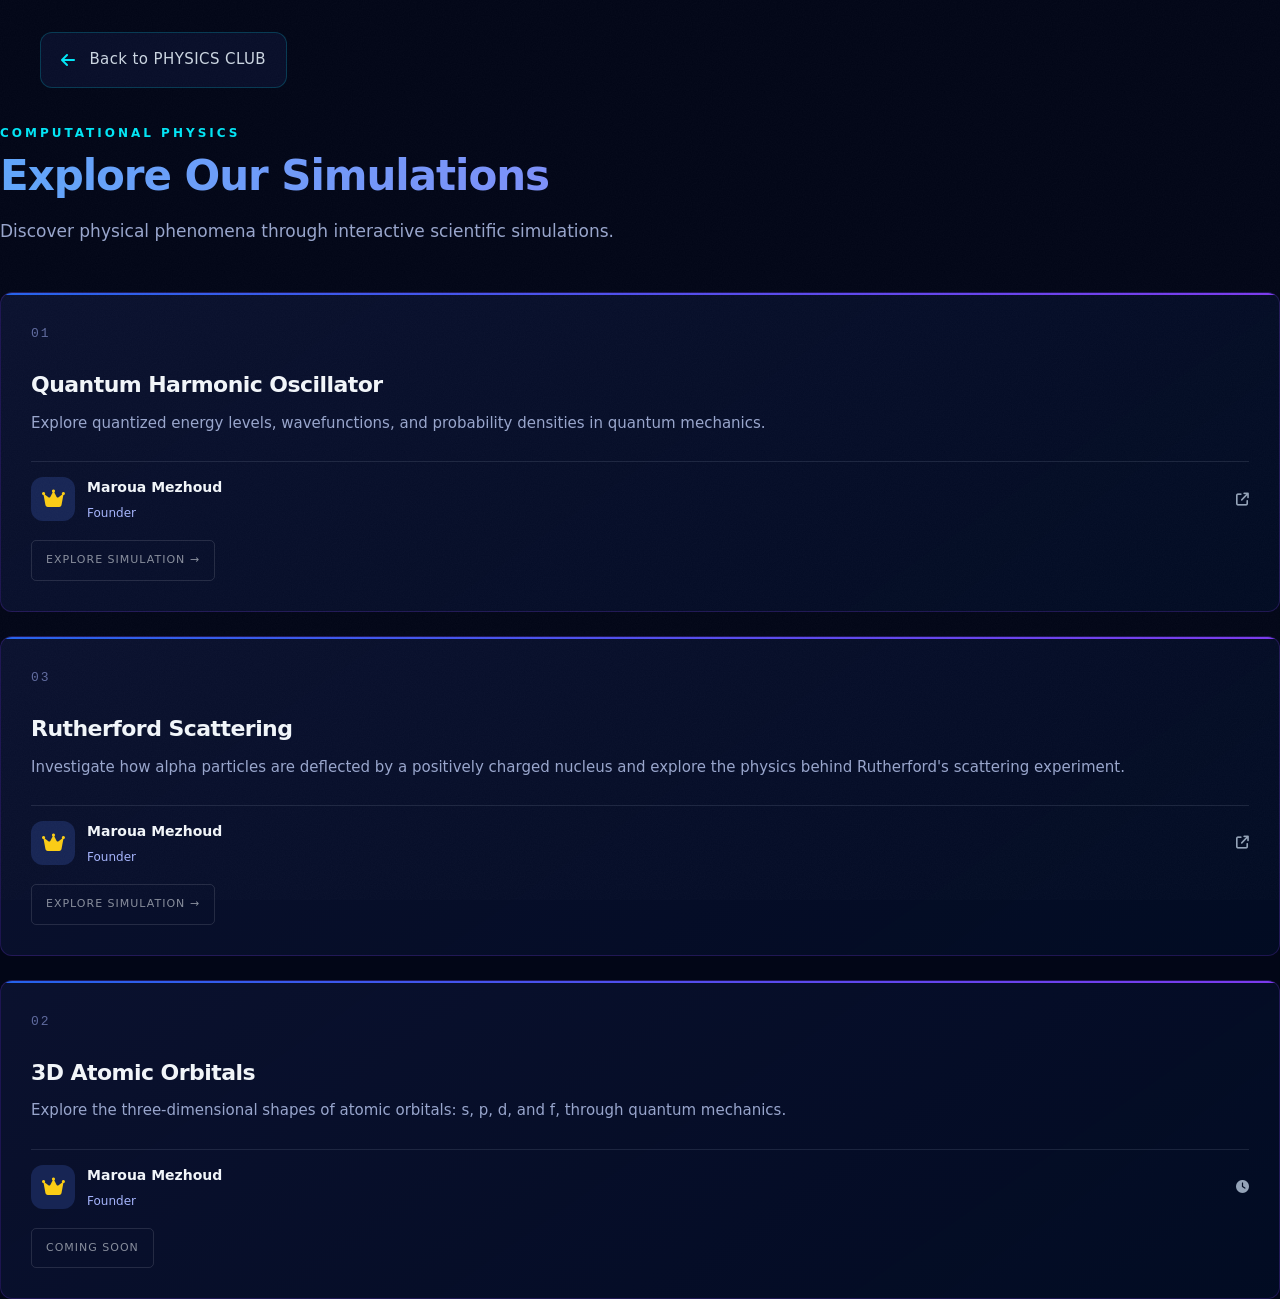
<file: simulations/index.html>
<!DOCTYPE html>
<html lang="en">
<head>
    <meta charset="UTF-8">
    <meta name="viewport" content="width=device-width, initial-scale=1.0">

    <title>Simulations | PHYSICS CLUB</title>

    <link rel="stylesheet" href="../style.css">
    <link rel="stylesheet" href="simulations.css">

    <link rel="stylesheet"
          href="https://cdnjs.cloudflare.com/ajax/libs/font-awesome/6.7.2/css/all.min.css">
</head>

<body>


    <a href="../index.html#simulations" class="back-link">
        <i class="fa-solid fa-arrow-left"></i>
        <span>Back to PHYSICS CLUB</span>
    </a>

 
    <main>
        <section class="content-section">

            <div class="section-heading">
                <p class="section-label">COMPUTATIONAL PHYSICS</p>

                <h2>Explore Our Simulations</h2>

                <p>
                    Discover physical phenomena through interactive
                    scientific simulations.
                </p>
            </div>

            <div class="simulation-grid">

                            <a href="harmonic-oscillator/index.html" class="simulation-card">

                    <span class="simulation-number">01</span>

                    <h3>Quantum Harmonic Oscillator</h3>

                    <p>
                        Explore quantized energy levels, wavefunctions,
                        and probability densities in quantum mechanics.
                    </p>

                    <div class="simulation-creator">
                        <span class="creator-badge founder-badge" aria-hidden="true">
                        <i class="fa-solid fa-crown"></i>
                        </span>

                        <span class="creator-info">
                            <span class="creator-name">
                                Maroua Mezhoud
                            </span>

                            <span class="creator-role">Founder</span>
                        </span>

                        <i class="fa-solid fa-arrow-up-right-from-square creator-link-icon"
                           aria-hidden="true"></i>
                    </div>

                    <span class="simulation-status">
                        EXPLORE SIMULATION →
                    </span>

                </a>



<a href="rutherford-scattering/index.html" class="simulation-card">

    <span class="simulation-number">03</span>

    <h3>Rutherford Scattering</h3>

    <p>
        Investigate how alpha particles are deflected by a
        positively charged nucleus and explore the physics
        behind Rutherford's scattering experiment.
    </p>

    <div class="simulation-creator">

        <span class="creator-badge founder-badge" aria-hidden="true">
            <i class="fa-solid fa-crown"></i>
        </span>

        <span class="creator-info">

            <span class="creator-name">
                Maroua Mezhoud
            </span>

            <span class="creator-role">
                Founder
            </span>

        </span>

        <i class="fa-solid fa-arrow-up-right-from-square creator-link-icon"
           aria-hidden="true"></i>

    </div>

    <span class="simulation-status">
        EXPLORE SIMULATION →
    </span>

</a>


<div class="simulation-card coming-soon-card">

    <span class="simulation-number">02</span>

    <h3>3D Atomic Orbitals</h3>

    <p>
        Explore the three-dimensional shapes of atomic
        orbitals: s, p, d, and f, through quantum mechanics.
    </p>

    <div class="simulation-creator">

        <span class="creator-badge founder-badge" aria-hidden="true">
            <i class="fa-solid fa-crown"></i>
        </span>

        <span class="creator-info">

            <span class="creator-name">
                Maroua Mezhoud
            </span>

            <span class="creator-role">
                Founder
            </span>

        </span>

        <i class="fa-solid fa-clock creator-link-icon"
           aria-hidden="true"></i>

    </div>

    <span class="simulation-status coming-soon-status">
        COMING SOON
    </span>

</div>



            </div>

        </section>
    </main>

</body>
</html>
</file>
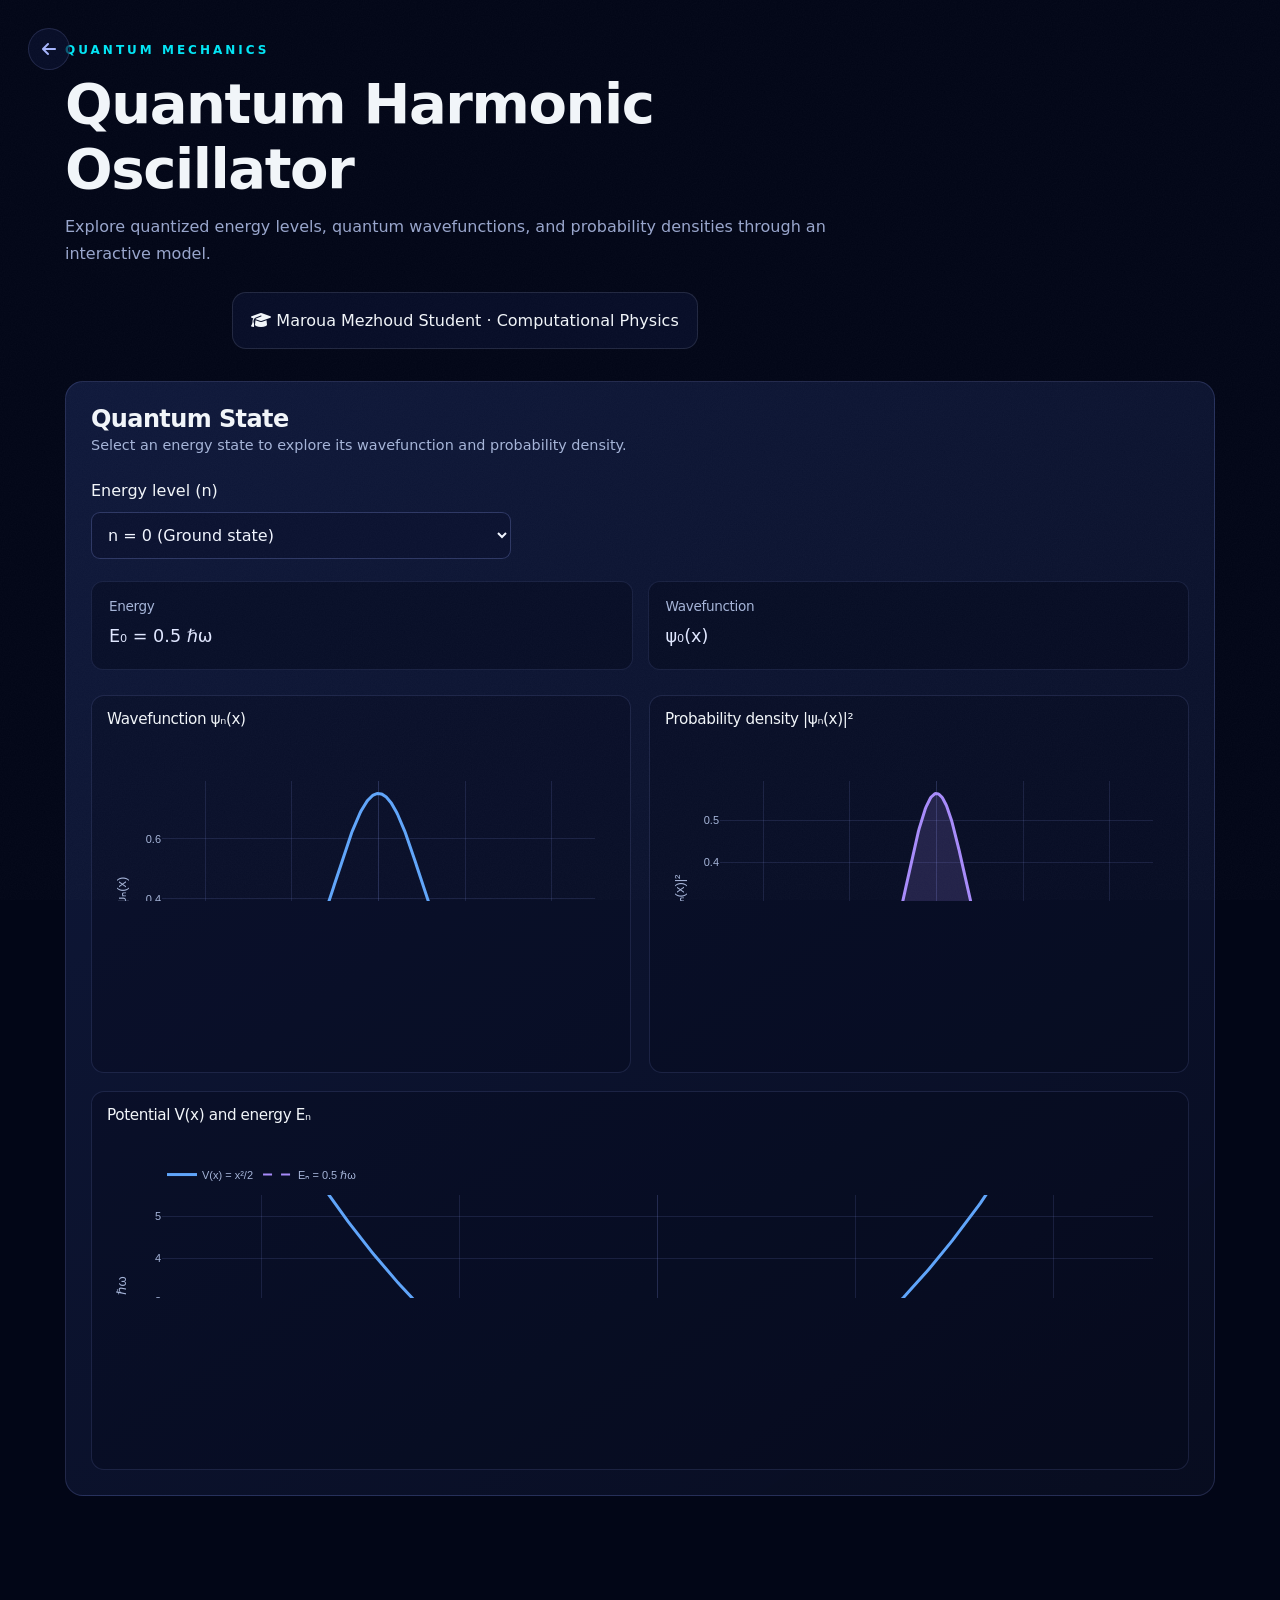
<file: simulations/harmonic-oscillator/index.html>
<!DOCTYPE html>
<html lang="en">
<head>
    <meta charset="UTF-8">
    <meta name="viewport" content="width=device-width, initial-scale=1.0">

    <title>Quantum Harmonic Oscillator | PHYSICS CLUB</title>

    
    <link rel="stylesheet" href="../../style.css">
    <link rel="stylesheet" href="style.css">

</head>


<link rel="stylesheet"
      href="https://cdnjs.cloudflare.com/ajax/libs/font-awesome/6.7.2/css/all.min.css">

<body>

    <main class="quantum-page">

        <a href="../index.html" class="back-home"
        aria-label="Back to Simulations"
        title="Back to Simulations">
        <i class="fa-solid fa-arrow-left"></i>
        </a>

        <header class="quantum-header">
            <p class="section-label">QUANTUM MECHANICS</p>

            <h1>Quantum Harmonic Oscillator</h1>

            <p>
                Explore quantized energy levels, quantum wavefunctions,
                and probability densities through an interactive model.
            </p>

            <div class="simulation-creator quantum-creator">
                <span class="creator-badge student-badge" aria-hidden="true">
                    <i class="fa-solid fa-graduation-cap"></i>
                </span>

                <span class="creator-info">
                    <span class="creator-name">Maroua Mezhoud</span>
                    <span class="creator-role">Student · Computational Physics</span>
                </span>
            </div>


        </header>

        <section class="quantum-panel">

            <h2>Quantum State</h2>

            <p>
                Select an energy state to explore its wavefunction
                and probability density.
            </p>

            <label for="energy-level">
                Energy level (n)
            </label>

            <select id="energy-level">
                <option value="0">n = 0 (Ground state)</option>
                <option value="1">n = 1</option>
                <option value="2">n = 2</option>
                <option value="3">n = 3</option>
                <option value="4">n = 4</option>
                <option value="5">n = 5</option>
            </select>

            <div class="quantum-results">

                <div class="result-card">
                    <h3>Energy</h3>
                    <p id="energy-value">E₀ = ½ℏω</p>
                </div>

                <div class="result-card">
                    <h3>Wavefunction</h3>
                    <p id="wavefunction-value">n = 0</p>
                </div>

            </div>

            <div class="graph-placeholder" id="quantum-graph">
                The quantum visualization will appear here.
            </div>

        </section>

    </main>

    <script src="https://cdn.plot.ly/plotly-2.35.2.min.js"></script>
    <script src="script.js"></script>
    <script src="script.js"></script>

</body>
</html>
</file>
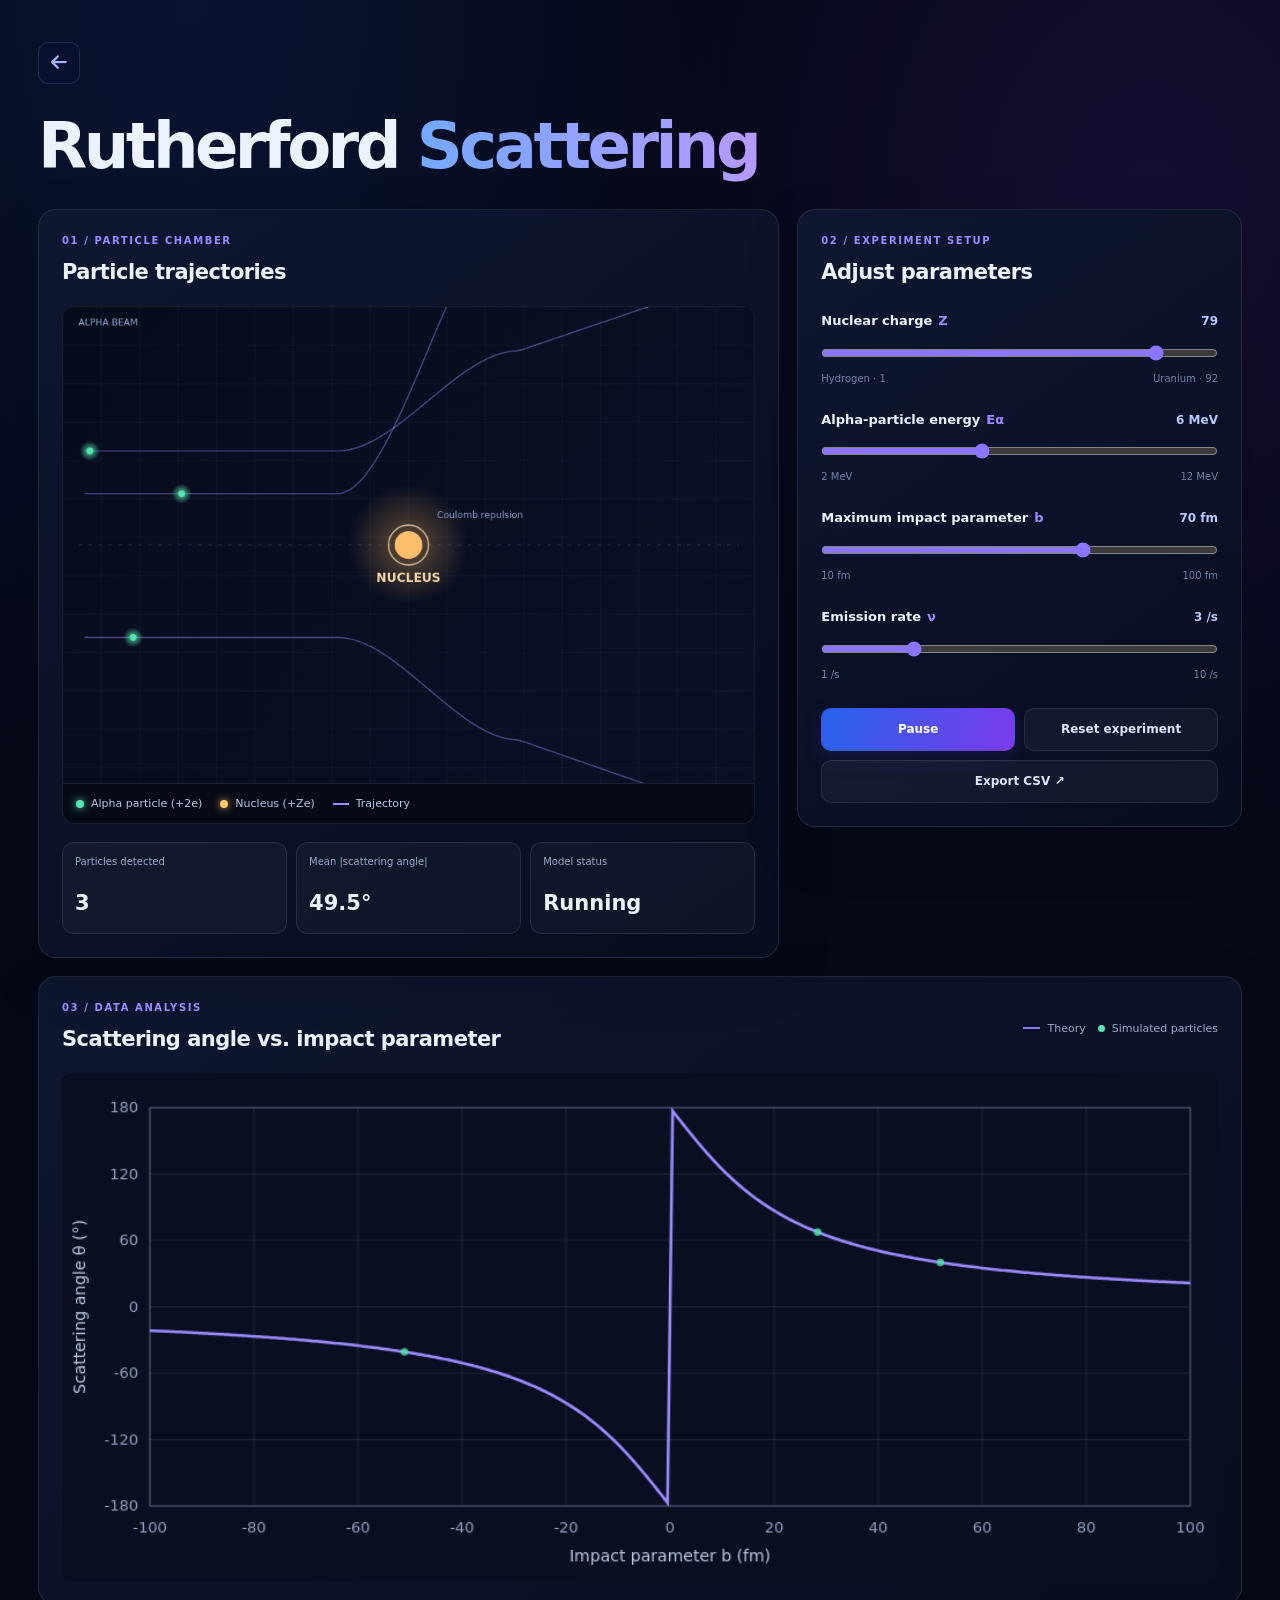
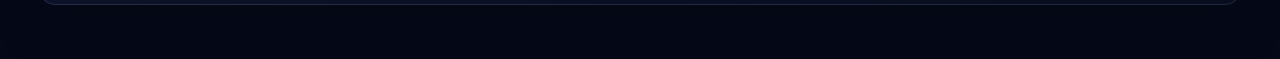
<file: simulations/rutherford-scattering/index.html>
<!doctype html>
<html lang="en">
<head>
  <meta charset="utf-8">
  <meta name="viewport" content="width=device-width, initial-scale=1">
  <meta name="theme-color" content="#050817">
  <title>Rutherford Scattering | PHYSICS CLUB</title>
  <link rel="stylesheet" href="style.css">
  <link rel="stylesheet"
      href="https://cdnjs.cloudflare.com/ajax/libs/font-awesome/6.7.2/css/all.min.css">
</head>
<body>


  <main class="page">

 <a href="../index.html" class="back-home"
   aria-label="Back to Simulations"
   title="Back to Simulations">
    <i class="fa-solid fa-arrow-left"></i>
</a>

    <section class="intro">
      
      <h1>Rutherford <span>Scattering</span></h1>
      
    </section>

    <section class="workspace">
      <article class="panel scene-panel">
        <div class="panel-heading">
          <div><p class="eyebrow">01 / PARTICLE CHAMBER</p><h2>Particle trajectories</h2></div>
          
        </div>
        <div class="scene-wrap">
          <canvas id="scene" width="900" height="620" aria-label="Animated alpha particle trajectories around a nucleus"></canvas>
          <div class="scene-legend">
            <span><i class="legend-dot alpha"></i> Alpha particle (+2e)</span>
            <span><i class="legend-dot nucleus"></i> Nucleus (+Ze) </span>
            <span><i class="legend-line"></i> Trajectory</span>
          </div>
        </div>
        
        <div class="metrics">
          <div class="metric"><span>Particles detected</span><strong id="count">0</strong></div>
          <div class="metric"><span>Mean |scattering angle|</span><strong id="meanAngle">—</strong></div>
          <div class="metric"><span>Model status</span><strong id="status">Running</strong></div>
        </div>
      </article>

      <aside class="panel controls-panel">
        <div class="panel-heading">
          <div><p class="eyebrow">02 / EXPERIMENT SETUP</p><h2>Adjust parameters</h2></div>
        </div>
        <div class="controls">
          <div class="control">
            <label for="z">Nuclear charge <span>Z</span><output id="zOut">79</output></label>
            <input id="z" type="range" min="1" max="92" value="79">
            <div class="range-ends"><span>Hydrogen · 1</span><span>Uranium · 92</span></div>
          </div>
          <div class="control">
            <label for="energy">Alpha-particle energy <span>Eα</span><output id="energyOut">6 MeV</output></label>
            <input id="energy" type="range" min="2" max="12" step="0.5" value="6">
            <div class="range-ends"><span>2 MeV</span><span>12 MeV</span></div>
          </div>
          <div class="control">
            <label for="bmax">Maximum impact parameter <span>b</span><output id="bmaxOut">70 fm</output></label>
            <input id="bmax" type="range" min="10" max="100" value="70">
            <div class="range-ends"><span>10 fm</span><span>100 fm</span></div>
          </div>
          <div class="control">
            <label for="rate">Emission rate <span>ν</span><output id="rateOut">3 /s</output></label>
            <input id="rate" type="range" min="1" max="10" value="3">
            <div class="range-ends"><span>1 /s</span><span>10 /s</span></div>
          </div>
        </div>
        <div class="button-row">
          <button id="pause" class="button primary">Pause</button>
          <button id="reset" class="button secondary">Reset experiment</button>
          <button id="csv" class="button secondary">Export CSV ↗</button>
        </div>
        
        
      </aside>
    </section>

    <section class="panel chart-panel">
      <div class="panel-heading">
        <div><p class="eyebrow">03 / DATA ANALYSIS</p><h2>Scattering angle vs. impact parameter</h2></div>
        <p class="chart-key"><span class="key-line"></span> Theory <span class="key-point"></span> Simulated particles</p>
      </div>
      <canvas id="chart" width="1000" height="440" aria-label="Graph of signed scattering angle against signed impact parameter"></canvas>
      
    </section>


  </main>
  
  <script src="script.js"></script>

</body>

</html>
</file>
<file: style.css>
/* ==========================================================================
   PHYSICS CLUB — stylesheet
   --------------------------------------------------------------------------
    1. Design tokens
    2. Base & typography
    3. Layout helpers
    4. Buttons
    5. Header & navigation
    6. Hero (Lorenz attractor)
    7. Equation marquee
    8. Statements (About / Vision)
    9. Projects (bento)
   10. Simulations (gravity lab)
   11. Resources
   12. Join call-to-action
   13. Footer
   14. Motion & accessibility
   15. Legacy styles for join.html and simulations/* (see note below)
   ========================================================================== */


/* 1. DESIGN TOKENS
   ========================================================================== */

:root {
    /* Brand palette (names kept: other pages depend on them) */
    --color-cyan:          #00E5F5;
    --color-background:    #020617;
    --color-surface:       #0B1230;
    --color-blue:          #2563EB;
    --color-violet:        #7C3AED;
    --color-violet-light:  #A855F7;
    --color-text:          #F1F5F9;
    --color-text-muted:    #A5B4FC;

    --gradient-main: linear-gradient(135deg, #2563EB, #7C3AED);
    --gradient-text: linear-gradient(90deg, #60A5FA, #A855F7);
    --gradient-glow: linear-gradient(100deg, #67E8F9 0%, #818CF8 45%, #C084FC 100%);

    --text-soft:     #98A5CC;
    --surface-glass: rgba(10, 16, 42, 0.6);
    --border:        rgba(165, 180, 252, 0.14);
    --border-strong: rgba(165, 180, 252, 0.3);

    --font-sans:    "Inter", system-ui, -apple-system, "Segoe UI", Roboto, sans-serif;
    --font-display: "Space Grotesk", var(--font-sans);
    --font-mono:    "JetBrains Mono", ui-monospace, SFMono-Regular, Menlo, monospace;

    --radius-sm: 10px;
    --radius:    18px;
    --radius-lg: 28px;
    --container: 1200px;
    --gutter:    clamp(1.25rem, 4vw, 2.25rem);
    --section-y: clamp(5rem, 10vw, 8.5rem);
    --header-h:  84px;

    --ease: cubic-bezier(0.22, 1, 0.36, 1);
}


/* 2. BASE & TYPOGRAPHY
   ========================================================================== */

*,
*::before,
*::after { box-sizing: border-box; }

html {
    scroll-behavior: smooth;
    scroll-padding-top: var(--header-h);
    -webkit-text-size-adjust: 100%;
}

body {
    position: relative;
    margin: 0;
    background-color: var(--color-background);
    color: var(--color-text);
    font-family: var(--font-sans);
    font-size: 1rem;
    line-height: 1.7;
    -webkit-font-smoothing: antialiased;
    overflow-x: hidden;
}

/* Fine film grain over the whole page */
body::after {
    content: "";
    position: fixed;
    inset: 0;
    z-index: 90;
    pointer-events: none;
    opacity: 0.045;
    background-image: url("data:image/svg+xml;utf8,<svg xmlns='http://www.w3.org/2000/svg' width='180' height='180'><filter id='n'><feTurbulence type='fractalNoise' baseFrequency='.85' numOctaves='2' stitchTiles='stitch'/><feColorMatrix values='0 0 0 0 1 0 0 0 0 1 0 0 0 0 1 0 0 0 .55 0'/></filter><rect width='100%' height='100%' filter='url(%23n)'/></svg>");
}

img, svg, canvas { display: block; max-width: 100%; }
a { color: inherit; text-decoration: none; }

h1, h2, h3, h4 {
    margin: 0;
    color: var(--color-text);
    font-family: var(--font-display);
    line-height: 1.08;
    letter-spacing: -0.025em;
    text-wrap: balance;
}

p { margin: 0; color: var(--text-soft); text-wrap: pretty; }

::selection { background: rgba(124, 58, 237, 0.55); color: #fff; }

:focus-visible {
    outline: 2px solid var(--color-cyan);
    outline-offset: 3px;
    border-radius: 6px;
}

.skip-link {
    position: absolute;
    left: 1rem;
    top: -4rem;
    z-index: 200;
    padding: 0.7rem 1rem;
    background: var(--color-text);
    color: var(--color-background);
    font-weight: 600;
    border-radius: var(--radius-sm);
    transition: top 0.2s;
}
.skip-link:focus { top: 1rem; }

.scroll-progress {
    position: fixed;
    inset: 0 0 auto 0;
    z-index: 120;
    height: 2px;
    background: var(--gradient-glow);
    transform: scaleX(0);
    transform-origin: left;
}

.text-gradient {
    background: var(--gradient-glow);
    -webkit-background-clip: text;
            background-clip: text;
    -webkit-text-fill-color: transparent;
    color: transparent;
    /* extend the gradient box so descenders (g, q, p) aren't clipped */
    padding-bottom: 0.16em;
    margin-bottom: -0.16em;
}

.eyebrow {
    display: inline-flex;
    align-items: center;
    gap: 0.75rem;
    margin: 0 0 1.25rem;
    color: var(--color-cyan);
    font-family: var(--font-mono);
    font-size: 0.75rem;
    font-weight: 600;
    letter-spacing: 0.18em;
    text-transform: uppercase;
    line-height: 1.4;
}
.eyebrow::before {
    content: "";
    width: 28px;
    height: 1px;
    background: currentColor;
    opacity: 0.6;
}
.eyebrow-center::before { display: none; }


/* 3. LAYOUT HELPERS
   ========================================================================== */

.container {
    width: min(100% - 2 * var(--gutter), var(--container));
    margin-inline: auto;
}

.section { padding-block: var(--section-y); }
.section-tight { padding-block: 0 var(--section-y); }

.section-head { max-width: 680px; margin-bottom: clamp(2.25rem, 5vw, 3.5rem); }

.section-title {
    font-size: clamp(2.4rem, 5.5vw, 4.25rem);
    letter-spacing: -0.04em;
    margin-bottom: 1.1rem;
}
.section-head p:last-child { font-size: 1.125rem; }


/* 4. BUTTONS
   ========================================================================== */

.btn {
    display: inline-flex;
    align-items: center;
    justify-content: center;
    gap: 0.75rem;
    padding: 1rem 1.6rem;
    border: 1px solid transparent;
    border-radius: 999px;
    font-family: inherit;
    font-size: 0.9375rem;
    font-weight: 600;
    line-height: 1;
    white-space: nowrap;
    cursor: pointer;
    transition: transform 0.35s var(--ease), box-shadow 0.35s var(--ease),
                background 0.3s, border-color 0.3s, color 0.3s;
}
.btn i { font-size: 0.8em; transition: transform 0.35s var(--ease); }
.btn:hover i { transform: translateX(4px); }
.btn:active { transform: scale(0.96); }

.btn-primary {
    background: var(--gradient-main);
    color: #fff;
    border-color: rgba(255, 255, 255, 0.16);
    box-shadow: 0 12px 34px rgba(79, 70, 229, 0.35);
}
.btn-primary:hover { transform: translateY(-2px); box-shadow: 0 16px 44px rgba(124, 58, 237, 0.55); }

.btn-ghost {
    color: var(--color-text);
    border-color: var(--border-strong);
    background: rgba(255, 255, 255, 0.03);
    -webkit-backdrop-filter: blur(8px);
            backdrop-filter: blur(8px);
}
.btn-ghost:hover { border-color: var(--color-cyan); color: var(--color-cyan); transform: translateY(-2px); }

.btn-light { background: var(--color-text); color: var(--color-background); }
.btn-light:hover { background: #fff; transform: translateY(-2px); box-shadow: 0 14px 40px rgba(165, 180, 252, 0.3); }

.btn-sm { padding: 0.75rem 1.2rem; font-size: 0.875rem; }
.btn-lg { padding: 1.2rem 2.1rem; font-size: 1rem; }


/* 5. HEADER & NAVIGATION
   ========================================================================== */

.site-header {
    position: sticky;
    top: 0;
    z-index: 100;
    height: var(--header-h);
    padding-top: 14px;
    pointer-events: none;
}

.nav-inner {
    pointer-events: auto;
    position: relative;
    display: flex;
    align-items: center;
    gap: 1.25rem;
    height: 56px;
    padding: 0 0.6rem 0 1rem;
    background: rgba(8, 12, 34, 0.55);
    border: 1px solid var(--border);
    border-radius: 999px;
    -webkit-backdrop-filter: blur(18px) saturate(150%);
            backdrop-filter: blur(18px) saturate(150%);
    transition: background 0.3s, border-color 0.3s, box-shadow 0.3s;
}
.site-header.is-scrolled .nav-inner {
    background: rgba(5, 8, 26, 0.82);
    border-color: var(--border-strong);
    box-shadow: 0 14px 40px rgba(0, 0, 0, 0.4);
}

.brand { display: inline-flex; align-items: center; gap: 0.7rem; margin-right: auto; }

.brand-mark {
    display: grid;
    place-items: center;
    width: 34px;
    height: 34px;
    color: var(--color-cyan);
    font-size: 1.2rem;
    line-height: 1;
    background: rgba(0, 229, 245, 0.08);
    border: 1px solid rgba(0, 229, 245, 0.3);
    border-radius: 50%;
    transition: transform 0.5s var(--ease), color 0.3s;
}
.brand:hover .brand-mark { color: var(--color-violet-light); transform: rotate(180deg); }

.brand-text {
    font-family: var(--font-display);
    font-size: 0.9rem;
    font-weight: 600;
    letter-spacing: 0.16em;
}

.nav-list { display: flex; gap: 0.1rem; margin: 0; padding: 0; list-style: none; }

.nav-list a {
    display: block;
    padding: 0.55rem 0.95rem;
    color: rgba(241, 245, 249, 0.68);
    font-size: 0.9rem;
    font-weight: 500;
    border-radius: 999px;
    transition: color 0.25s, background 0.25s;
}
.nav-list a:hover { color: #fff; background: rgba(165, 180, 252, 0.1); }
.nav-list a.is-active { color: #fff; background: rgba(165, 180, 252, 0.14); }

.nav-toggle {
    display: none;
    width: 40px;
    height: 40px;
    padding: 0;
    background: transparent;
    border: 1px solid var(--border);
    border-radius: 50%;
    cursor: pointer;
    place-items: center;
}
.nav-toggle-bars,
.nav-toggle-bars::before,
.nav-toggle-bars::after {
    display: block;
    width: 16px;
    height: 2px;
    background: var(--color-text);
    border-radius: 2px;
    transition: transform 0.3s var(--ease), background 0.2s;
}
.nav-toggle-bars { position: relative; }
.nav-toggle-bars::before,
.nav-toggle-bars::after { content: ""; position: absolute; left: 0; }
.nav-toggle-bars::before { top: -5px; }
.nav-toggle-bars::after  { top:  5px; }
.nav-toggle[aria-expanded="true"] .nav-toggle-bars { background: transparent; }
.nav-toggle[aria-expanded="true"] .nav-toggle-bars::before { transform: translateY(5px) rotate(45deg); }
.nav-toggle[aria-expanded="true"] .nav-toggle-bars::after  { transform: translateY(-5px) rotate(-45deg); }

@media (max-width: 900px) {
    .nav-toggle { display: grid; }

    .primary-nav {
        position: absolute;
        top: calc(100% + 10px);
        left: 0;
        right: 0;
        display: none;
        padding: 0.6rem;
        background: rgba(5, 8, 26, 0.96);
        border: 1px solid var(--border-strong);
        border-radius: var(--radius);
        -webkit-backdrop-filter: blur(18px);
                backdrop-filter: blur(18px);
    }
    .primary-nav.is-open { display: block; }
    .nav-list { flex-direction: column; }
    .nav-list a { padding: 0.9rem 1rem; font-size: 1rem; border-radius: 12px; }
}

@media (max-width: 480px) {
    .brand-text { display: none; }
}


/* 6. HERO
   ========================================================================== */

.hero {
    position: relative;
    display: flex;
    align-items: center;
    min-height: 100vh;
    min-height: 100svh;
    margin-top: calc(-1 * var(--header-h));
    padding-top: var(--header-h);
    overflow: hidden;
    isolation: isolate;
}

.hero-canvas {
    position: absolute;
    inset: 0;
    z-index: -2;
    width: 100%;
    height: 100%;
}

.hero-shade {
    position: absolute;
    inset: 0;
    z-index: -1;
    pointer-events: none;
    background:
        linear-gradient(to top, var(--color-background) 0%, transparent 24%),
        linear-gradient(90deg, rgba(2, 6, 23, 0.9) 0%, rgba(2, 6, 23, 0.45) 42%, transparent 72%);
}

.hero-inner { padding-block: 4rem 7rem; }

.affiliation {
    display: inline-flex;
    align-items: center;
    gap: 0.7rem;
    margin-bottom: 2rem;
    padding: 0.4rem 1.1rem 0.4rem 0.45rem;
    color: rgba(241, 245, 249, 0.8);
    font-size: 0.8125rem;
    line-height: 1.4;
    background: var(--surface-glass);
    border: 1px solid var(--border);
    border-radius: 999px;
    -webkit-backdrop-filter: blur(10px);
            backdrop-filter: blur(10px);
    animation: fade-up 1s var(--ease) 0.1s both;
}
.affiliation img { width: 28px; height: 28px; object-fit: contain; flex-shrink: 0; }

.hero-title {
    font-size: clamp(3.1rem, 9.4vw, 8.25rem);
    font-weight: 700;
    letter-spacing: -0.055em;
    line-height: 0.94;
}

/* Masked line-by-line headline reveal */
.h-line { display: block; overflow: hidden; padding-bottom: 0.2em; margin-bottom: -0.2em; }
.h-line > span {
    display: block;
    transform: translateY(112%);
    animation: rise 1.2s var(--ease) forwards;
}
.h-line:nth-child(1) > span { animation-delay: 0.2s; }
.h-line:nth-child(2) > span { animation-delay: 0.36s; }

.hero-lead {
    max-width: 32rem;
    margin-top: 1.9rem;
    color: rgba(203, 213, 245, 0.8);
    font-size: clamp(1.0625rem, 1.7vw, 1.3rem);
    line-height: 1.65;
    animation: fade-up 1s var(--ease) 0.7s both;
}

.hero-actions {
    display: flex;
    flex-wrap: wrap;
    gap: 0.8rem;
    margin-top: 2.4rem;
    animation: fade-up 1s var(--ease) 0.85s both;
}

@keyframes rise    { to { transform: none; } }
@keyframes fade-up { from { opacity: 0; transform: translateY(18px); } }

/* HUD readouts */
.hud {
    position: absolute;
    bottom: 1.6rem;
    display: flex;
    flex-direction: column;
    gap: 0.2rem;
    color: rgba(165, 180, 252, 0.55);
    font-family: var(--font-mono);
    font-size: 0.6875rem;
    letter-spacing: 0.1em;
    pointer-events: none;
}
.hud-left  { left: var(--gutter); }
.hud-right { right: var(--gutter); text-align: right; }
.hud span:first-child { color: rgba(0, 229, 245, 0.75); }

@media (max-width: 900px) {
    .hero { align-items: flex-end; }
    .hero-inner { padding-block: 2rem 6.5rem; }
    .hero-shade {
        background:
            linear-gradient(to top, var(--color-background) 0%, rgba(2, 6, 23, 0.85) 38%, transparent 70%);
    }
    .hud-right { display: none; }
}


/* 7. EQUATION MARQUEE
   ========================================================================== */

.marquee {
    overflow: hidden;
    padding: 1.15rem 0;
    background: rgba(11, 18, 48, 0.4);
    border-block: 1px solid var(--border);
    -webkit-mask-image: linear-gradient(90deg, transparent, #000 10%, #000 90%, transparent);
            mask-image: linear-gradient(90deg, transparent, #000 10%, #000 90%, transparent);
}
.marquee-track { display: flex; width: max-content; animation: marquee 60s linear infinite; }
.marquee:hover .marquee-track { animation-play-state: paused; }
.marquee-group { display: flex; align-items: center; gap: 2.5rem; padding-right: 2.5rem; }
.marquee span {
    color: rgba(199, 210, 254, 0.75);
    font-family: var(--font-mono);
    font-size: 1.05rem;
    white-space: nowrap;
}
.marquee i { color: var(--color-violet-light); font-style: normal; font-size: 0.8rem; opacity: 0.7; }

@keyframes marquee { to { transform: translateX(-50%); } }


/* 8. STATEMENTS (About / Vision)
   ========================================================================== */

.statements { padding-block: clamp(5rem, 11vw, 9rem); }
.statement + .statement { margin-top: clamp(4.5rem, 10vw, 8rem); }

.statement-text {
    max-width: 21em;
    color: var(--color-text);
    font-family: var(--font-display);
    font-size: clamp(2rem, 5.4vw, 4.4rem);
    font-weight: 500;
    line-height: 1.1;
    letter-spacing: -0.04em;
}

/* JS wraps each word; unlit words are dim until scrolled into view */
.statement-text .w { color: rgba(165, 180, 252, 0.2); transition: color 0.5s var(--ease); }
.statement-text .w.is-lit { color: var(--color-text); }


/* 9. PROJECTS (bento)
   ========================================================================== */

.bento {
    display: grid;
    grid-template-columns: repeat(3, 1fr);
    grid-auto-rows: minmax(280px, auto);
    gap: 1.1rem;
}

.tile {
    position: relative;
    display: flex;
    flex-direction: column;
    padding: 2rem;
    overflow: hidden;
    isolation: isolate;
    background: linear-gradient(160deg, rgba(14, 22, 58, 0.85), rgba(5, 9, 27, 0.75));
    border: 1px solid var(--border);
    border-radius: var(--radius-lg);
    transition: border-color 0.4s, transform 0.5s var(--ease);
}
.tile-wide { grid-column: span 2; }
.tile-tall { grid-row: span 2; }

/* Cursor-following spotlight (also used by resource rows) */
[data-spot]::after {
    content: "";
    position: absolute;
    inset: 0;
    z-index: -1;
    pointer-events: none;
    opacity: 0;
    background: radial-gradient(460px circle at var(--mx, 50%) var(--my, 0%), rgba(124, 58, 237, 0.22), transparent 45%);
    transition: opacity 0.4s;
}
[data-spot]:hover::after { opacity: 1; }
.tile:hover { border-color: var(--border-strong); }

.tile-top { display: flex; justify-content: space-between; align-items: flex-start; margin-bottom: 1.6rem; }

.tile-icon {
    display: grid;
    place-items: center;
    width: 46px;
    height: 46px;
    color: var(--color-cyan);
    font-size: 1.05rem;
    background: rgba(0, 229, 245, 0.07);
    border: 1px solid rgba(0, 229, 245, 0.25);
    border-radius: 14px;
}

.tile-index {
    color: rgba(165, 180, 252, 0.4);
    font-family: var(--font-mono);
    font-size: 0.75rem;
    letter-spacing: 0.14em;
}

.tile h3 { margin-bottom: 0.7rem; font-size: clamp(1.4rem, 2.4vw, 1.85rem); }
.tile > p { max-width: 30rem; font-size: 1rem; }

/* — Plot: exact vs Euler — */
.plot { margin: auto 0 0; padding-top: 1.5rem; }
.plot svg { width: 100%; height: 150px; overflow: visible; }
.plot-axis { stroke: rgba(165, 180, 252, 0.18); stroke-width: 1; stroke-dasharray: 3 5; }
.plot-line { fill: none; stroke-linecap: round; stroke-linejoin: round; stroke-dasharray: 1; stroke-dashoffset: 1; }
.plot-exact { stroke: var(--color-cyan); stroke-width: 2.2; filter: drop-shadow(0 0 6px rgba(0, 229, 245, 0.5)); }
.plot-euler { stroke: #C084FC; stroke-width: 2; filter: drop-shadow(0 0 6px rgba(192, 132, 252, 0.5)); }

.reveal.is-visible .plot-exact { animation: draw 2.6s var(--ease) 0.3s forwards; }
.reveal.is-visible .plot-euler { animation: draw 3.2s var(--ease) 0.5s forwards; }
html:not(.js) .plot-line { stroke-dashoffset: 0; }
@keyframes draw { to { stroke-dashoffset: 0; } }

.plot figcaption {
    display: flex;
    flex-wrap: wrap;
    align-items: center;
    gap: 0.4rem 1.1rem;
    margin-top: 0.8rem;
    color: rgba(165, 180, 252, 0.6);
    font-family: var(--font-mono);
    font-size: 0.6875rem;
    letter-spacing: 0.06em;
}
.key { display: inline-block; width: 14px; height: 3px; margin-right: -0.2rem; border-radius: 2px; }
.key-exact { background: var(--color-cyan); }
.key-euler { background: #C084FC; }

/* — Orbit visual — */
.sim-orbits {
    position: relative;
    width: min(100%, 260px);
    aspect-ratio: 1;
    margin: auto auto 0;
    padding-top: 1.5rem;
}
.sim-core {
    position: absolute;
    inset: 44%;
    border-radius: 50%;
    background: #E0E7FF;
    box-shadow: 0 0 22px #818CF8, 0 0 60px rgba(129, 140, 248, 0.8);
}
.sim-ring {
    position: absolute;
    border: 1px solid rgba(165, 180, 252, 0.22);
    border-radius: 50%;
}
.sim-ring::after {
    content: "";
    position: absolute;
    top: -4px;
    left: 50%;
    width: 8px;
    height: 8px;
    margin-left: -4px;
    border-radius: 50%;
    background: var(--color-cyan);
    box-shadow: 0 0 12px var(--color-cyan);
}
.sim-ring-1 { inset: 30%; animation: spin 6s linear infinite; }
.sim-ring-2 { inset: 14%; animation: spin 11s linear infinite reverse; }
.sim-ring-2::after { background: #C4B5FD; box-shadow: 0 0 12px #A78BFA; }
.sim-ring-3 { inset: 0;   animation: spin 19s linear infinite; }
.sim-ring-3::after { background: #93C5FD; box-shadow: 0 0 12px #60A5FA; }

@keyframes spin { to { transform: rotate(360deg); } }

/* — Code window — */
.code {
    margin: auto 0 0;
    background: rgba(2, 5, 20, 0.85);
    border: 1px solid var(--border);
    border-radius: 16px;
    overflow: hidden;
}
.code-bar {
    display: flex;
    align-items: center;
    gap: 0.4rem;
    padding: 0.7rem 1rem;
    border-bottom: 1px solid var(--border);
}
.code-bar i { width: 10px; height: 10px; border-radius: 50%; background: rgba(165, 180, 252, 0.22); }
.code-bar span { margin-left: 0.6rem; color: rgba(165, 180, 252, 0.55); font-family: var(--font-mono); font-size: 0.6875rem; }

.code pre {
    margin: 0;
    padding: 1.1rem 1.3rem 1.3rem;
    overflow-x: auto;
    color: #CBD5F5;
    font-family: var(--font-mono);
    font-size: 0.8125rem;
    line-height: 1.8;
}
.code code { font: inherit; }
.code .c { color: #64748B; font-style: italic; }
.code .k { color: #C084FC; }
.code .n { color: #67E8F9; }
.code .o { color: #F9A8D4; }

@media (max-width: 900px) {
    .bento { grid-template-columns: 1fr 1fr; }
    .tile-wide { grid-column: 1 / -1; }
    .tile-tall { grid-row: auto; grid-column: 1 / -1; }
}
@media (max-width: 600px) {
    .bento { grid-template-columns: 1fr; }
    .tile { padding: 1.5rem; }
}


/* 10. SIMULATIONS (gravity lab)
   ========================================================================== */

.sandbox-head {
    display: flex;
    flex-wrap: wrap;
    align-items: flex-end;
    justify-content: space-between;
    gap: 2rem 3rem;
    margin-bottom: clamp(1.75rem, 4vw, 2.75rem);
}

.sandbox-title {
    font-size: clamp(2.9rem, 8vw, 6.75rem);
    font-weight: 600;
    letter-spacing: -0.055em;
    line-height: 0.98;
}
.sandbox-title .soft { display: block; color: #C4B5FD; }
.sandbox-title .text-gradient { display: block; }

.sandbox-side { max-width: 24rem; display: flex; flex-direction: column; align-items: flex-start; gap: 1.5rem; }
.sandbox-side p { font-size: 1.0625rem; }

.sandbox-stage {
    position: relative;
    overflow: hidden;
    background:
        radial-gradient(ellipse at 50% 50%, rgba(37, 33, 96, 0.6), rgba(3, 6, 22, 1) 72%);
    border: 1px solid rgba(129, 140, 248, 0.28);
    border-radius: var(--radius-lg);
    box-shadow: 0 40px 100px rgba(0, 0, 0, 0.45), inset 0 1px 0 rgba(255, 255, 255, 0.05);
}

#gravity {
    width: 100%;
    height: clamp(400px, 66vh, 600px);
    cursor: crosshair;
    touch-action: pan-y;
}

.stage-label {
    position: absolute;
    top: 1.1rem;
    display: flex;
    align-items: center;
    gap: 0.55rem;
    margin: 0;
    color: rgba(165, 180, 252, 0.7);
    font-family: var(--font-mono);
    font-size: 0.6875rem;
    letter-spacing: 0.1em;
    text-transform: uppercase;
    pointer-events: none;
    transition: opacity 0.6s;
}
.stage-hint { left: 1.25rem; }
.stage-hint.is-hidden { opacity: 0; }
.stage-readout { right: 1.25rem; color: rgba(0, 229, 245, 0.75); }

.gateway-dot {
    width: 7px;
    height: 7px;
    flex-shrink: 0;
    border-radius: 50%;
    background: #A78BFA;
    box-shadow: 0 0 10px rgba(167, 139, 250, 0.9);
    animation: pulse 2.4s ease-in-out infinite;
}
@keyframes pulse { 50% { opacity: 0.35; transform: scale(0.75); } }

.stage-controls {
    position: absolute;
    left: 1rem;
    right: 1rem;
    bottom: 1rem;
    display: flex;
    flex-wrap: wrap;
    gap: 0.5rem;
}

.chip {
    padding: 0.55rem 0.95rem;
    color: rgba(226, 232, 255, 0.85);
    font-family: var(--font-mono);
    font-size: 0.6875rem;
    font-weight: 600;
    letter-spacing: 0.08em;
    text-transform: uppercase;
    background: rgba(4, 8, 28, 0.72);
    border: 1px solid var(--border-strong);
    border-radius: 999px;
    cursor: pointer;
    -webkit-backdrop-filter: blur(10px);
            backdrop-filter: blur(10px);
    transition: color 0.25s, border-color 0.25s, background 0.25s, transform 0.25s var(--ease);
}
.chip:hover { color: #fff; border-color: rgba(165, 180, 252, 0.6); transform: translateY(-1px); }
.chip[aria-pressed="true"] { color: var(--color-cyan); border-color: rgba(0, 229, 245, 0.5); background: rgba(0, 229, 245, 0.08); }
.chip[data-action="pause"][aria-pressed="true"] { color: #FBBF24; border-color: rgba(251, 191, 36, 0.5); background: rgba(251, 191, 36, 0.08); }

@media (max-width: 600px) {
    .stage-hint { right: 1.25rem; line-height: 1.5; }
    .stage-readout { display: none; }
    .stage-label { font-size: 0.625rem; }
    .chip { padding: 0.5rem 0.75rem; font-size: 0.625rem; }
    .sandbox-side .btn { width: 100%; }
}


/* 11. RESOURCES
   ========================================================================== */

.res-list { margin: 0; padding: 0; list-style: none; border-top: 1px solid var(--border); }

.res-row {
    position: relative;
    display: grid;
    grid-template-columns: 4rem minmax(0, 1.15fr) minmax(0, 1.4fr) 10.5rem;
    align-items: center;
    gap: 1.5rem;
    padding: clamp(1.6rem, 3.5vw, 2.4rem) 0.75rem;
    overflow: hidden;
    isolation: isolate;
    border-bottom: 1px solid var(--border);
}
.res-row::before {
    content: "";
    position: absolute;
    inset: 0;
    z-index: -1;
    background: linear-gradient(90deg, rgba(124, 58, 237, 0.16), transparent 75%);
    transform: scaleX(0);
    transform-origin: left;
    transition: transform 0.6s var(--ease);
}
.res-row:hover::before { transform: scaleX(1); }

.res-num { color: rgba(165, 180, 252, 0.45); font-family: var(--font-mono); font-size: 0.8125rem; letter-spacing: 0.14em; }

.res-title {
    font-size: clamp(1.7rem, 3.6vw, 2.9rem);
    font-weight: 500;
    letter-spacing: -0.04em;
    transition: transform 0.5s var(--ease), color 0.3s;
}
.res-row:hover .res-title { transform: translateX(10px); color: #fff; }

.res-text { font-size: 1rem; max-width: 26rem; }

.res-tag {
    justify-self: end;
    display: inline-flex;
    align-items: center;
    gap: 0.55rem;
    padding: 0.5rem 0.9rem;
    color: rgba(199, 210, 254, 0.85);
    font-family: var(--font-mono);
    font-size: 0.6875rem;
    letter-spacing: 0.12em;
    text-transform: uppercase;
    border: 1px solid var(--border);
    border-radius: 999px;
    transition: color 0.3s, border-color 0.3s;
}
.res-row:hover .res-tag { color: var(--color-cyan); border-color: rgba(0, 229, 245, 0.4); }

@media (max-width: 800px) {
    .res-row { grid-template-columns: auto 1fr; gap: 0.5rem 1.25rem; }
    .res-text { grid-column: 2; }
    .res-tag  { grid-column: 2; justify-self: start; margin-top: 0.5rem; }
}


/* 12. JOIN CALL-TO-ACTION
   ========================================================================== */

.cta {
    position: relative;
    isolation: isolate;
    overflow: hidden;
    padding: clamp(4rem, 11vw, 8rem) var(--gutter);
    text-align: center;
    background:
        radial-gradient(ellipse at 50% 120%, rgba(124, 58, 237, 0.4), transparent 60%),
        radial-gradient(ellipse at 50% -20%, rgba(37, 99, 235, 0.22), transparent 55%),
        var(--color-surface);
    border: 1px solid rgba(124, 58, 237, 0.32);
    border-radius: var(--radius-lg);
}

.cta-copy { max-width: 40rem; margin-inline: auto; }

.cta-title {
    margin-bottom: 1.5rem;
    font-size: clamp(3.4rem, 12vw, 9.5rem);
    font-weight: 700;
    letter-spacing: -0.06em;
    line-height: 0.95;
}

.cta-copy p:not(.eyebrow) { margin-bottom: 2.5rem; color: rgba(199, 210, 254, 0.78); font-size: 1.125rem; }

.cta-rings { position: absolute; inset: 0; z-index: -1; display: grid; place-items: center; pointer-events: none; }
.cta-rings span {
    position: absolute;
    width: min(150%, 1100px);
    aspect-ratio: 1;
    border: 1px solid rgba(165, 180, 252, 0.1);
    border-radius: 50%;
}
.cta-rings span:nth-child(1) { transform: scale(1); }
.cta-rings span:nth-child(2) { transform: scale(0.74); border-color: rgba(165, 180, 252, 0.13); }
.cta-rings span:nth-child(3) { transform: scale(0.5);  border-color: rgba(0, 229, 245, 0.14); }
.cta-rings span:nth-child(4) { transform: scale(0.28); border-color: rgba(0, 229, 245, 0.2); }


/* 13. FOOTER
   ========================================================================== */

.site-footer {
    overflow: hidden;
    padding-top: clamp(3.5rem, 8vw, 5.5rem);
    background: linear-gradient(180deg, rgba(11, 18, 48, 0.7), var(--color-background));
    border-top: 1px solid rgba(124, 58, 237, 0.25);
}

.footer-main {
    display: grid;
    grid-template-columns: 1.7fr 1fr 1fr 1.2fr;
    gap: 2.5rem;
    padding-bottom: 1rem;
}

.footer-title {
    margin-bottom: 0.9rem;
    color: var(--color-text);
    font-family: var(--font-display);
    font-size: 1.35rem;
    font-weight: 600;
    letter-spacing: 0.12em;
}
.footer-university { margin-bottom: 0.75rem; color: rgba(0, 229, 245, 0.7); font-size: 0.8125rem; line-height: 1.55; }
.footer-brand p:last-child { max-width: 20rem; font-size: 0.875rem; }

.footer-col { display: flex; flex-direction: column; align-items: flex-start; gap: 0.7rem; }

.footer-heading {
    margin-bottom: 0.4rem;
    color: var(--color-text);
    font-family: var(--font-mono);
    font-size: 0.75rem;
    font-weight: 600;
    letter-spacing: 0.16em;
    text-transform: uppercase;
}
.footer-col > a { color: var(--text-soft); font-size: 0.9rem; transition: color 0.25s, transform 0.25s var(--ease); }
.footer-col > a:hover { color: var(--color-cyan); transform: translateX(4px); }

.social-links { display: flex; flex-wrap: wrap; gap: 0.6rem; }
.social-links a {
    display: grid;
    place-items: center;
    width: 42px;
    height: 42px;
    color: rgba(241, 245, 249, 0.7);
    background: rgba(241, 245, 249, 0.04);
    border: 1px solid var(--border);
    border-radius: 50%;
    transition: color 0.3s, background 0.3s, border-color 0.3s, transform 0.3s var(--ease);
}
.social-links a:hover { color: #fff; background: var(--gradient-main); border-color: transparent; transform: translateY(-3px); }

/* Giant wordmark */
.footer-mark {
    margin: 0;
    padding-block: clamp(1.5rem, 5vw, 3.5rem) 0;
    font-family: var(--font-display);
    font-size: clamp(2.2rem, 10.6vw, 11rem);
    font-weight: 700;
    letter-spacing: -0.05em;
    line-height: 0.82;
    text-align: center;
    white-space: nowrap;
    user-select: none;
    background-image: linear-gradient(180deg, rgba(165, 180, 252, 0.3), rgba(165, 180, 252, 0) 88%);
    -webkit-background-clip: text;
            background-clip: text;
    -webkit-text-fill-color: transparent;
    color: transparent;
}

.footer-bottom {
    display: flex;
    justify-content: space-between;
    gap: 1rem;
    padding-block: 1.5rem;
    border-top: 1px solid rgba(241, 245, 249, 0.08);
}
.footer-bottom p { color: rgba(241, 245, 249, 0.45); font-size: 0.8125rem; }
.footer-bottom span { color: rgba(241, 245, 249, 0.75); }

@media (max-width: 900px) {
    .footer-main { grid-template-columns: 1fr 1fr; }
    .footer-brand { grid-column: 1 / -1; }
}
@media (max-width: 520px) {
    .footer-main { grid-template-columns: 1fr; gap: 2rem; }
    .footer-bottom { flex-direction: column; gap: 0.35rem; }
}


/* 14. MOTION & ACCESSIBILITY
   ========================================================================== */

.js .reveal {
    opacity: 0;
    transform: translateY(28px);
    transition: opacity 0.9s var(--ease), transform 0.9s var(--ease), border-color 0.4s;
    transition-delay: calc(var(--i, 0) * 100ms);
}
.js .reveal.is-visible { opacity: 1; transform: none; }

@media (prefers-reduced-motion: reduce) {
    html { scroll-behavior: auto; }
    *, *::before, *::after {
        animation-duration: 0.01ms !important;
        animation-iteration-count: 1 !important;
        transition-duration: 0.01ms !important;
        transition-delay: 0ms !important;
    }
    .js .reveal { opacity: 1; transform: none; }
    .h-line > span { transform: none; }
    .marquee-track { animation: none; }
}


/* 15. LEGACY STYLES
   --------------------------------------------------------------------------
   Used by join.html and simulations/*. Duplicates and dead rules were
   removed; appearance is preserved. Migrate these pages to the components
   above, then delete this section.
   ========================================================================== */

.visually-hidden {
    position: absolute;
    width: 1px;
    height: 1px;
    padding: 0;
    margin: -1px;
    overflow: hidden;
    clip-path: inset(50%);
    white-space: nowrap;
    border: 0;
}

/* --- Legacy navbar (base of .simulations-navbar) ------------------------- */

.navbar {
    max-width: 1100px;
    margin: 30px auto 25px;
    padding: 18px 24px;
    display: flex;
    align-items: center;
    background: rgba(11, 18, 48, 0.78);
    border: 1px solid rgba(124, 58, 237, 0.22);
    border-radius: 16px;
    backdrop-filter: blur(18px);
    box-shadow: 0 12px 40px rgba(0, 0, 0, 0.22);
    position: relative;
    z-index: 10;
}

.nav-brand {
    display: flex;
    align-items: center;
    gap: 11px;
    min-width: 190px;
    color: var(--color-text);
    white-space: nowrap;
}

.brand-symbol {
    display: flex;
    align-items: center;
    justify-content: center;
    width: 32px;
    height: 32px;
    color: var(--color-cyan);
    border: 1px solid rgba(0, 229, 245, 0.25);
    border-radius: 8px;
    font-size: 20px;
    line-height: 1;
    transition: color 0.3s ease, border-color 0.3s ease, transform 0.3s ease;
}

.brand-name {
    color: rgba(241, 245, 249, 0.9);
    font-size: 14px;
    font-weight: 600;
    letter-spacing: 1.8px;
}

.nav-brand:hover .brand-symbol {
    color: var(--color-violet-light);
    border-color: rgba(168, 85, 247, 0.45);
    transform: rotate(8deg);
}

.nav-links {
    display: flex;
    align-items: center;
    gap: 34px;
    margin-left: auto;
    margin-right: 45px;
}

.nav-links a {
    position: relative;
    padding: 10px 0;
    color: rgba(241, 245, 249, 0.78);
    font-size: 15px;
    font-weight: 500;
    letter-spacing: 0.2px;
    transition: color 0.3s ease;
}

.nav-links a::after {
    content: "";
    position: absolute;
    left: 0;
    bottom: 2px;
    width: 0;
    height: 2px;
    background: var(--color-violet-light);
    box-shadow: 0 0 8px rgba(168, 85, 247, 0.45);
    transition: width 0.35s ease;
}

.nav-links a:hover { color: var(--color-violet-light); }
.nav-links a:hover::after { width: 100%; }

.nav-button {
    display: inline-flex;
    align-items: center;
    justify-content: center;
    gap: 9px;
    padding: 11px 17px;
    background: transparent;
    color: var(--color-text);
    border: 1px solid rgba(124, 58, 237, 0.5);
    border-radius: 8px;
    font-size: 14px;
    font-weight: 600;
    white-space: nowrap;
    transition: background 0.3s ease, border-color 0.3s ease,
                transform 0.3s ease, box-shadow 0.3s ease;
}

.button-arrow {
    color: var(--color-violet-light);
    font-size: 17px;
    transition: transform 0.3s ease;
}

.nav-button:hover {
    background: rgba(124, 58, 237, 0.12);
    border-color: rgba(168, 85, 247, 0.75);
    transform: translateY(-2px);
    box-shadow: 0 8px 25px rgba(124, 58, 237, 0.16);
}
.nav-button:hover .button-arrow { transform: translateX(4px); }

@media (max-width: 768px) {
    .navbar { margin: 15px 0; padding: 14px 16px; flex-wrap: wrap; gap: 18px; }
    .nav-brand { min-width: auto; }
    .brand-name { font-size: 12px; letter-spacing: 1.4px; }
    .nav-button { margin-left: auto; padding: 9px 13px; font-size: 12px; }
    .nav-links {
        order: 3;
        width: 100%;
        margin: 0;
        padding-top: 12px;
        justify-content: center;
        gap: 12px 20px;
        flex-wrap: wrap;
        border-top: 1px solid rgba(124, 58, 237, 0.12);
    }
    .nav-links a { padding: 6px 0; font-size: 13px; }
}

/* --- Legacy section heading + simulation cards --------------------------- */

.section-heading { margin-bottom: 45px; }

.section-label {
    margin-bottom: 10px;
    color: var(--color-cyan);
    font-size: 12px;
    font-weight: bold;
    letter-spacing: 3px;
}

.section-heading h2 { margin: 0 0 18px; font-size: 42px; }

.section-heading > p:last-child {
    max-width: 650px;
    margin: 0;
    font-size: 17px;
    line-height: 1.8;
}

.simulation-grid {
    display: grid;
    grid-template-columns: repeat(auto-fit, minmax(250px, 1fr));
    gap: 20px;
}

.simulation-card {
    position: relative;
    padding: 30px;
    background: linear-gradient(145deg, rgba(11, 18, 48, 0.95), rgba(2, 13, 38, 0.8));
    border: 1px solid rgba(124, 58, 237, 0.22);
    border-radius: 12px;
    overflow: hidden;
    transition: transform 0.35s ease, border-color 0.35s ease, box-shadow 0.35s ease;
}

.simulation-card::before {
    content: "";
    position: absolute;
    top: 0;
    left: 0;
    width: 100%;
    height: 2px;
    background: var(--gradient-main);
}

.simulation-card:hover {
    transform: translateY(-7px);
    border-color: rgba(0, 229, 245, 0.4);
    box-shadow: 0 15px 40px rgba(0, 0, 0, 0.35), 0 0 25px rgba(0, 229, 245, 0.08);
}

.simulation-number {
    display: block;
    margin-bottom: 28px;
    color: rgba(165, 180, 252, 0.55);
    font-family: monospace;
    font-size: 13px;
    letter-spacing: 2px;
}

.simulation-card h3 { margin: 0 0 14px; color: var(--color-text); font-size: 22px; }
.simulation-card p  { margin: 0 0 25px; font-size: 15px; line-height: 1.7; }

.simulation-status {
    display: inline-block;
    padding: 5px 10px;
    color: rgba(241, 245, 249, 0.55);
    border: 1px solid rgba(241, 245, 249, 0.12);
    border-radius: 5px;
    font-size: 11px;
    letter-spacing: 1px;
    text-transform: uppercase;
}

@media (max-width: 768px) {
    .section-heading { margin-bottom: 30px; }
    .section-heading h2 { font-size: 34px; }
    .section-heading > p:last-child { font-size: 16px; }
    .simulation-grid { grid-template-columns: 1fr; gap: 18px; }
    .simulation-card { padding: 25px; }
}

/* --- Legacy join page ----------------------------------------------------- */

/* These were constrained by the old global `section` rule (max 1000px) */
.join-hero,
.join-values,
.application-section {
    max-width: 1000px;
    margin-inline: auto;
}

.join-page { min-height: 100vh; }

.join-hero {
    position: relative;
    overflow: hidden;
    min-height: 100vh;
    display: flex;
    align-items: center;
    justify-content: space-between;
    gap: 80px;
    padding: 80px 8%;
}

.join-hero::before {
    content: "";
    position: absolute;
    inset: 0;
    background-image:
        linear-gradient(rgba(37, 99, 235, 0.05) 1px, transparent 1px),
        linear-gradient(90deg, rgba(37, 99, 235, 0.05) 1px, transparent 1px);
    background-size: 70px 70px;
    mask-image: radial-gradient(circle at 75% 50%, black 0%, transparent 65%);
    pointer-events: none;
}

.join-hero-content,
.join-hero-visual { position: relative; z-index: 1; }

.join-hero-content { flex: 1; max-width: 650px; }

.join-hero-content h1 {
    font-size: clamp(56px, 6vw, 88px);
    line-height: 0.98;
    letter-spacing: -3px;
    margin: 20px 0;
    font-weight: 700;
}

.join-hero-content h1 span {
    display: block;
    background: var(--gradient-text);
    -webkit-background-clip: text;
    background-clip: text;
    color: transparent;
}

.join-hero-text {
    max-width: 560px;
    font-size: 18px;
    line-height: 1.8;
    color: var(--color-text-muted);
    margin: 0 0 38px;
}

.join-start-button,
.application-submit {
    display: inline-flex;
    align-items: center;
    gap: 18px;
    padding: 17px 24px 17px 28px;
    color: white;
    background: var(--gradient-main);
    border: 1px solid rgba(255, 255, 255, 0.12);
    border-radius: 12px;
    font-size: 15px;
    font-weight: 600;
    letter-spacing: 0.3px;
    box-shadow: 0 8px 30px rgba(37, 99, 235, 0.18);
    transition: transform 0.3s ease, box-shadow 0.3s ease, gap 0.3s ease;
}

.join-start-button span,
.application-submit span {
    font-size: 22px;
    line-height: 1;
    transition: transform 0.3s ease;
}

.join-start-button:hover,
.application-submit:hover {
    transform: translateY(-3px);
    gap: 23px;
    box-shadow: 0 14px 40px rgba(37, 99, 235, 0.32);
}

.join-start-button:hover span,
.application-submit:hover span { transform: translateX(4px); }

.join-hero-visual {
    flex: 1;
    min-height: 500px;
    display: flex;
    align-items: center;
    justify-content: center;
}

.physics-system {
    width: 420px;
    height: 420px;
    position: relative;
    display: flex;
    align-items: center;
    justify-content: center;
}

.system-center {
    width: 10px;
    height: 10px;
    border-radius: 50%;
    background: var(--color-cyan);
    box-shadow: 0 0 15px var(--color-cyan);
    position: absolute;
}

.orbit {
    position: absolute;
    width: 320px;
    height: 140px;
    border: 1px solid rgba(165, 180, 252, 0.35);
    border-radius: 50%;
    transform: rotate(-25deg);
}
.orbit-two   { transform: rotate(35deg); }
.orbit-three { width: 250px; height: 250px; transform: rotate(0deg); }

.particle {
    position: absolute;
    width: 7px;
    height: 7px;
    border-radius: 50%;
    background: var(--color-cyan);
    box-shadow: 0 0 12px var(--color-cyan);
}
.particle-one   { top: -4px;    left: 50%; }
.particle-two   { right: -4px;  top: 50%; }
.particle-three { left: 50%;    bottom: -4px; }

.orbit-one   { animation: orbit-rotate-one 12s linear infinite; }
.orbit-two   { animation: orbit-rotate-two 16s linear infinite; }
.orbit-three { animation: orbit-rotate-three 20s linear infinite; }

@keyframes orbit-rotate-one   { from { transform: rotate(-25deg) rotate(0deg); } to { transform: rotate(-25deg) rotate(360deg); } }
@keyframes orbit-rotate-two   { from { transform: rotate(35deg)  rotate(0deg); } to { transform: rotate(35deg)  rotate(-360deg); } }
@keyframes orbit-rotate-three { from { transform: rotate(0deg)   rotate(0deg); } to { transform: rotate(0deg)   rotate(360deg); } }

.join-values { padding: 120px 8%; position: relative; }
.join-values-header { max-width: 700px; margin-bottom: 70px; }

.join-values-header h2 {
    font-size: clamp(42px, 5vw, 68px);
    line-height: 1;
    letter-spacing: -2px;
    margin: 20px 0;
}
.join-values-header h2 span { display: block; color: var(--color-text-muted); }
.join-values-header > p:last-child { max-width: 580px; color: var(--color-text-muted); font-size: 17px; }

.join-values-grid { display: grid; grid-template-columns: repeat(3, 1fr); gap: 20px; }

.value-card {
    position: relative;
    min-height: 280px;
    padding: 35px;
    background: rgba(11, 18, 48, 0.65);
    border: 1px solid rgba(165, 180, 252, 0.12);
    border-radius: 18px;
    overflow: hidden;
    transition: transform 0.35s ease, border-color 0.35s ease, background 0.35s ease;
}
.value-card::before {
    content: "";
    position: absolute;
    width: 140px;
    height: 140px;
    top: -70px;
    right: -70px;
    border-radius: 50%;
    background: var(--color-blue);
    opacity: 0.08;
    filter: blur(30px);
}
.value-card:hover {
    transform: translateY(-8px);
    border-color: rgba(0, 229, 245, 0.35);
    background: rgba(11, 18, 48, 0.9);
}
.value-number { display: block; margin-bottom: 70px; color: var(--color-cyan); font-size: 13px; letter-spacing: 2px; }
.value-card h3 { margin: 0 0 12px; font-size: 24px; }
.value-card p  { margin: 0; max-width: 330px; color: var(--color-text-muted); line-height: 1.7; }

.application-section { padding: 140px 8%; position: relative; }
.application-header { max-width: 700px; margin-bottom: 70px; }

.application-header h2 {
    font-size: clamp(46px, 5vw, 72px);
    line-height: 1;
    letter-spacing: -2px;
    margin: 20px 0;
}
.application-header h2 span {
    display: block;
    background: var(--gradient-text);
    -webkit-background-clip: text;
    background-clip: text;
    color: transparent;
}
.application-header > p:last-child { max-width: 580px; color: var(--color-text-muted); font-size: 17px; line-height: 1.8; }

.application-form {
    max-width: 1000px;
    margin: 0 auto;
    padding: 55px;
    background: rgba(11, 18, 48, 0.55);
    border: 1px solid rgba(165, 180, 252, 0.12);
    border-radius: 24px;
    backdrop-filter: blur(18px);
    box-shadow: 0 30px 80px rgba(0, 0, 0, 0.25);
    display: grid;
    grid-template-columns: repeat(2, 1fr);
    gap: 32px;
}

.form-group { display: flex; flex-direction: column; gap: 10px; }
.form-group-full { grid-column: 1 / -1; }
.form-group label { font-size: 14px; font-weight: 600; color: var(--color-text); }

.form-group input,
.form-group select,
.form-group textarea {
    width: 100%;
    padding: 15px 16px;
    background: rgba(2, 6, 23, 0.65);
    border: 1px solid rgba(165, 180, 252, 0.15);
    border-radius: 10px;
    color: var(--color-text);
    font: inherit;
    outline: none;
    transition: 0.25s ease;
}
.form-group textarea { resize: vertical; min-height: 150px; }
.form-group input::placeholder,
.form-group textarea::placeholder { color: rgba(165, 180, 252, 0.5); }
.form-group input:focus,
.form-group select:focus,
.form-group textarea:focus {
    border-color: var(--color-cyan);
    box-shadow: 0 0 0 3px rgba(0, 229, 245, 0.08);
}

.form-section-title {
    grid-column: 1 / -1;
    display: flex;
    align-items: center;
    gap: 14px;
    margin-top: 5px;
    padding-bottom: 10px;
    border-bottom: 1px solid rgba(165, 180, 252, 0.1);
}
.form-section-title span { font-size: 12px; letter-spacing: 2px; color: var(--color-cyan); }
.form-section-title h3 { margin: 0; font-size: 18px; font-weight: 600; }
.form-section-title-full { margin-top: 20px; }

.application-submit { grid-column: 1 / -1; justify-self: start; font: inherit; font-size: 15px; font-weight: 600; cursor: pointer; }

@media (max-width: 768px) {
    .join-hero { flex-direction: column; gap: 40px; padding: 80px 6%; text-align: center; }
    .join-hero-content { max-width: 100%; }
    .join-hero-content h1 { font-size: clamp(48px, 12vw, 64px); }
    .join-hero-text { margin-left: auto; margin-right: auto; font-size: 16px; }
    .join-hero-visual { width: 100%; min-height: 360px; }
    .physics-system { width: 320px; height: 320px; }
    .orbit { width: 250px; height: 110px; }
    .orbit-three { width: 200px; height: 200px; }
    .join-values { padding: 90px 6%; }
    .join-values-header { margin-bottom: 45px; }
    .join-values-header h2 { font-size: clamp(38px, 10vw, 52px); }
    .join-values-grid { grid-template-columns: 1fr; gap: 18px; }
    .value-card { min-height: auto; padding: 30px; }
    .value-number { margin-bottom: 45px; }
    .application-section { padding: 90px 6%; }
    .application-header h2 { font-size: clamp(42px, 10vw, 58px); }
    .application-form { grid-template-columns: 1fr; padding: 30px 22px; gap: 25px; }
    .form-section-title,
    .form-group-full { grid-column: 1; }
    .application-submit { grid-column: 1; width: 100%; justify-content: center; }
}

/* --- Legacy simulations navbar + back button ----------------------------- */

.simulations-navbar {
    position: sticky;
    top: 0;
    z-index: 1000;
    width: calc(100% - 48px);
    max-width: 1500px;
    min-height: 84px;
    margin: 24px auto 40px;
    padding: 14px 20px 14px 16px;
    display: grid;
    grid-template-columns: auto 1fr auto;
    align-items: center;
    gap: 24px;
    background: linear-gradient(110deg, rgba(8, 28, 55, 0.98), rgba(8, 14, 37, 0.96) 55%, rgba(26, 17, 61, 0.94));
    border: 1px solid rgba(0, 229, 245, 0.22);
    border-radius: 12px;
    box-shadow: 0 16px 45px rgba(0, 0, 0, 0.3), inset 0 1px 0 rgba(255, 255, 255, 0.045);
    backdrop-filter: blur(22px);
    -webkit-backdrop-filter: blur(22px);
    overflow: hidden;
}

.simulations-navbar::before {
    content: "";
    position: absolute;
    top: 0;
    left: 0;
    width: 100%;
    height: 2px;
    background: linear-gradient(90deg, transparent 2%, #00E5F5 20%, #087BFF 55%, #633BFF 82%, transparent 98%);
    box-shadow: 0 0 14px rgba(0, 229, 245, 0.3);
}

.simulations-navbar .nav-brand { display: flex; align-items: center; gap: 12px; min-width: 0; }

.simulations-navbar .brand-symbol {
    width: 46px;
    height: 46px;
    flex-shrink: 0;
    display: grid;
    place-items: center;
    color: #00E5F5;
    font-size: 27px;
    background: rgba(0, 229, 245, 0.07);
    border: 1px solid rgba(0, 229, 245, 0.35);
    border-radius: 10px;
    box-shadow: inset 0 0 18px rgba(0, 229, 245, 0.06), 0 0 18px rgba(0, 229, 245, 0.04);
}

.simulations-navbar .brand-name {
    color: #F1F5F9;
    font-size: 12px;
    font-weight: 800;
    letter-spacing: 1.4px;
    white-space: nowrap;
}

.simulations-navbar .nav-links {
    justify-self: center;
    display: flex;
    align-items: center;
    justify-content: center;
    gap: 4px;
    margin: 0;
    padding: 5px;
    background: rgba(2, 13, 38, 0.55);
    border: 1px solid rgba(148, 163, 184, 0.1);
    border-radius: 10px;
}

.simulations-navbar .nav-links a {
    padding: 11px 13px;
    color: #9AAFC9;
    font-size: 12px;
    font-weight: 600;
    white-space: nowrap;
    border-radius: 7px;
    border: 1px solid transparent;
    transition: color 0.2s ease, background 0.2s ease, border-color 0.2s ease;
}

.simulations-navbar .nav-links a:hover { color: #FFFFFF; background: rgba(8, 123, 255, 0.12); }

.simulations-navbar .nav-links a[aria-current="page"] {
    color: #00E5F5;
    background: linear-gradient(135deg, rgba(0, 229, 245, 0.13), rgba(8, 123, 255, 0.1));
    border-color: rgba(0, 229, 245, 0.23);
}

.simulations-navbar .nav-button {
    gap: 12px;
    padding: 13px 16px;
    color: #020D26;
    background: #00E5F5;
    border: 1px solid #00E5F5;
    font-size: 12px;
    font-weight: 800;
    transition: background 0.2s ease, box-shadow 0.2s ease;
}

.simulations-navbar .nav-button:hover {
    background: #8AF8FF;
    box-shadow: 0 0 22px rgba(0, 229, 245, 0.2);
    transform: none;
}

@media (max-width: 1050px) {
    .simulations-navbar { grid-template-columns: 1fr auto; gap: 14px; }
    .simulations-navbar .nav-links { grid-column: 1 / -1; grid-row: 2; justify-self: stretch; flex-wrap: wrap; }
    .simulations-navbar .nav-button { grid-column: 2; grid-row: 1; }
}

@media (max-width: 600px) {
    .simulations-navbar { width: calc(100% - 24px); margin: 14px auto 28px; padding: 14px; grid-template-columns: 1fr; gap: 14px; }
    .simulations-navbar .nav-brand { justify-self: start; }
    .simulations-navbar .nav-links { grid-column: 1; grid-row: 2; justify-content: flex-start; gap: 3px; }
    .simulations-navbar .nav-links a { padding: 9px 10px; font-size: 11px; }
    .simulations-navbar .nav-button { grid-column: 1; grid-row: 3; justify-self: stretch; }
}

.back-home {
    position: absolute;
    top: 28px;
    left: 28px;
    z-index: 10;
    width: 42px;
    height: 42px;
    display: flex;
    align-items: center;
    justify-content: center;
    color: #A5B4FC;
    font-size: 16px;
    background: rgba(11, 18, 48, 0.65);
    border: 1px solid rgba(165, 180, 252, 0.16);
    border-radius: 50%;
    transition: color 0.3s ease, background 0.3s ease, border-color 0.3s ease, transform 0.3s ease;
}

.back-home:hover {
    color: #FFFFFF;
    background: linear-gradient(135deg, #2563EB, #7C3AED);
    border-color: transparent;
    transform: translateX(-3px);
}

@media (max-width: 768px) {
    .back-home { top: 16px; left: 16px; width: 38px; height: 38px; font-size: 14px; }
}
</file>
<file: simulations/simulations.css>
/* Back to PHYSICS CLUB */

.back-link {
    display: inline-flex;
    align-items: center;
    gap: 14px;

    margin: 32px 0 0 40px;
    padding: 14px 20px;

    color: #CBD5E1;
    font-size: 15px;
    font-weight: 500;
    letter-spacing: 0.4px;
    text-decoration: none;

    background: rgba(11, 18, 48, 0.75);
    border: 1px solid rgba(0, 229, 245, 0.2);
    border-radius: 12px;

    transition: all 0.3s ease;
}

.back-link i {
    color: #00E5F5;
    font-size: 16px;
    transition: transform 0.3s ease;
}

.back-link:hover {
    color: #FFFFFF;
    background: rgba(0, 229, 245, 0.07);
    border-color: rgba(0, 229, 245, 0.55);
    box-shadow: 0 0 22px rgba(0, 229, 245, 0.08);
}

.back-link:hover i {
    transform: translateX(-4px);
}


.back-link {
    margin-bottom: 35px;
}

.simulation-card,
.simulation-card:visited,
.simulation-card:hover,
.simulation-card:focus {
    text-decoration: none;
}


/* =========================================
   SIMULATIONS PAGE — GRADIENT TITLE
   ========================================= */

.section-heading h2 {
    background: linear-gradient(
        90deg,
        #60A5FA 0%,
        #818CF8 50%,
        #A855F7 100%
    );

    -webkit-background-clip: text;
    background-clip: text;
    -webkit-text-fill-color: transparent;

    color: transparent;
}



/* Simulation creator identity */
.simulation-creator {
    display: flex;
    align-items: center;
    gap: 12px;
    width: 100%;
    margin-top: 20px;
    padding-top: 14px;
    border-top: 1px solid rgba(148, 163, 184, 0.16);
    text-align: left;
}

.creator-badge {
    display: flex;
    align-items: center;
    justify-content: center;
    flex: 0 0 44px;
    width: 44px;
    height: 44px;
    border-radius: 12px;
    background: rgba(37, 99, 235, 0.20);
    color: #C084FC;
    font-size: 20px;
}

.creator-info {
    display: flex;
    flex: 1;
    flex-direction: column;
    gap: 4px;
    min-width: 0;
}

.creator-name {
    color: #F1F5F9;
    font-size: 14px;
    font-weight: 600;
    overflow-wrap: anywhere;
}

.creator-role {
    color: #A5B4FC;
    font-size: 12px;
    line-height: 1.5;
}

.creator-link-icon {
    flex-shrink: 0;
    margin-left: auto;
    color: #94A3B8;
    font-size: 13px;
}

.simulation-card .simulation-creator {
    box-sizing: border-box;
}

.simulation-card .simulation-status {
    display: inline-block;
    margin-top: 18px;
}

.simulation-card:hover .creator-link-icon {
    color: #C084FC;
}

@media (max-width: 480px) {
    .creator-badge {
        flex-basis: 40px;
        width: 40px;
        height: 40px;
        font-size: 18px;
    }

    .creator-name {
        font-size: 13px;
    }

    .creator-role {
        font-size: 11px;
    }
}

/* Fix simulation card layout */

.simulation-grid {
    display: grid;
    grid-template-columns: repeat(
        auto-fit,
        minmax(min(100%, 320px), 1fr)
    );
    gap: 24px;
    align-items: stretch;
}

.simulation-card {
    display: block;
    box-sizing: border-box;
    width: 100%;
    min-width: 0;
    color: inherit;
    text-decoration: none;
}

.simulation-card:focus-visible {
    outline: 2px solid #A855F7;
    outline-offset: 4px;
}

.simulation-card .simulation-creator {
    position: relative;
    display: flex;
    align-items: center;
    flex-wrap: wrap;
}

.simulation-card .simulation-status {
    position: relative;
    box-sizing: border-box;
    max-width: 100%;
    padding: 10px 14px;
    white-space: normal;
}



/* Founder badge */

.founder-badge {
    background: #172554;
    color: #FACC15;
    border-radius: 12px;
    font-size: 20px;
}



.simulation-grid {
    display: grid;
    grid-template-columns: 1fr;
    gap: 24px;
}
</file>
<file: simulations/harmonic-oscillator/style.css>
/* Quantum Harmonic Oscillator */

.quantum-page {
    width: min(1150px, 92%);
    margin: 0 auto;
    padding: 40px 0 60px;
}

.back-link {
    display: inline-block;
    margin-bottom: 28px;
    color: #a5b4fc;
    text-decoration: none;
    transition: color 0.2s;
}

.back-link:hover {
    color: #c4b5fd;
}

.quantum-header {
    max-width: 800px;
    margin-bottom: 32px;
}

.quantum-header h1 {
    font-size: clamp(2rem, 5vw, 3.5rem);
    line-height: 1.15;
    margin: 12px 0;
}

.quantum-header > p:last-child {
    color: #a5b4d8;
    line-height: 1.8;
}

.quantum-panel {
    padding: 25px;
    margin-bottom: 25px;
    border: 1px solid rgba(148, 163, 255, 0.18);
    border-radius: 18px;
    background: linear-gradient(
        145deg,
        rgba(16, 26, 61, 0.95),
        rgba(8, 13, 33, 0.96)
    );
}

.quantum-panel > p {
    color: #a5b4d8;
    font-size: 0.9rem;
}

.quantum-panel label {
    display: block;
    margin: 20px 0 8px;
}

.quantum-panel select {
    width: 100%;
    max-width: 420px;
    padding: 12px;
    border: 1px solid rgba(148, 163, 255, 0.25);
    border-radius: 9px;
    background: #0b1230;
    color: #f1f5ff;
    font: inherit;
}

.quantum-results {
    display: grid;
    grid-template-columns: repeat(2, minmax(0, 1fr));
    gap: 15px;
    margin-top: 22px;
}

.result-card {
    padding: 17px;
    border: 1px solid rgba(148, 163, 255, 0.12);
    border-radius: 12px;
    background: rgba(4, 8, 25, 0.45);
}

.result-card h3 {
    margin: 0 0 8px;
    color: #a5b4d8;
    font-size: 0.85rem;
    font-weight: 500;
}

.result-card p {
    margin: 0;
    color: #e0e7ff;
    font-size: 1.1rem;
}

.graph-grid {
    display: grid;
    grid-template-columns: repeat(2, minmax(0, 1fr));
    gap: 18px;
    margin-top: 25px;
}

.graph-card {
    min-width: 0;
    padding: 15px;
    border: 1px solid rgba(148, 163, 255, 0.14);
    border-radius: 13px;
    background: rgba(4, 8, 25, 0.3);
}

.graph-card h3 {
    font-size: 0.95rem;
    font-weight: 500;
}

.graph-wide {
    grid-column: 1 / -1;
}

.plot {
    width: 100%;
    height: 330px;
}

@media (max-width: 760px) {
    .quantum-page {
        width: 92%;
        padding-top: 25px;
    }

    .quantum-panel {
        padding: 17px;
    }

    .graph-grid {
        grid-template-columns: 1fr;
    }

    .graph-wide {
        grid-column: auto;
    }

    .plot {
        height: 290px;
    }
}

@media (max-width: 420px) {
    .quantum-results {
        grid-template-columns: 1fr;
    }

    .plot {
        height: 260px;
    }
}


/* Creator identity on the quantum simulation page */
.quantum-creator {
    width: fit-content;
    max-width: 100%;
    margin: 24px auto 0;
    padding: 14px 18px;
    border: 1px solid rgba(148, 163, 184, 0.18);
    border-radius: 14px;
    background: rgba(11, 18, 48, 0.65);
    text-align: left;
}

.quantum-creator .creator-badge {
    width: 48px;
    height: 48px;
}

@media (max-width: 480px) {
    .quantum-creator {
        width: 100%;
        padding: 12px;
    }
}
</file>
<file: simulations/rutherford-scattering/style.css>
.back-home {
    display: inline-flex;
    align-items: center;
    justify-content: center;

    width: 42px;
    height: 42px;
    margin-bottom: 28px;

    color: #a5b4fc;
    font-size: 18px;
    text-decoration: none;

    border: 1px solid rgba(148, 163, 255, 0.18);
    border-radius: 10px;
    background: rgba(11, 18, 48, 0.65);

    transition: color 0.2s, background 0.2s;
}

.back-home:hover {
    color: #c4b5fd;
    background: rgba(124, 58, 237, 0.15);
}

:root {
  color-scheme: dark;
  --bg: #050817;
  --panel: #0b1024;
  --panel-2: #0e1630;
  --line: rgba(148, 163, 184, .16);
  --text: #edf2ff;
  --muted: #9aa8c7;
  --blue: #4f8cff;
  --violet: #9b72ff;
  --green: #55e6b0;
}
* { box-sizing: border-box; }
html { scroll-behavior: smooth; }
body {
  margin: 0; background: radial-gradient(ellipse at 15% 0%, rgba(37, 99, 235, .13), transparent 35%), radial-gradient(ellipse at 90% 12%, rgba(124, 58, 237, .13), transparent 32%), var(--bg);
  color: var(--text); font: 15px/1.6 Inter, ui-sans-serif, system-ui, -apple-system, "Segoe UI", sans-serif;
}
.site-header { min-height: 76px; padding: 15px clamp(18px, 4vw, 54px); display:flex; align-items:center; justify-content:space-between; gap:18px; border-bottom:1px solid var(--line); background:rgba(5,8,23,.78); }
.brand { display:flex; align-items:center; gap:12px; color:inherit; text-decoration:none; }
.brand-mark { width:40px; height:40px; display:grid; place-items:center; border-radius:12px; font-size:13px; font-weight:900; letter-spacing:-.06em; background:linear-gradient(135deg,#2563eb,#7c3aed); box-shadow:0 0 26px #4f46e533; }
.brand strong,.brand small { display:block; line-height:1.35; }
.brand strong { font-size:13px; letter-spacing:.12em; }
.brand small { color:var(--muted); font-size:9px; letter-spacing:.13em; margin-top:4px; }
.lab-tag,.live-label { display:flex; align-items:center; gap:8px; color:#c8d5f4; font-size:10px; font-weight:750; letter-spacing:.13em; }
.status-dot { width:7px; height:7px; border-radius:50%; background:var(--green); box-shadow:0 0 12px #55e6b077; display:inline-block; }
.page { max-width:1500px; margin:auto; padding:42px clamp(16px,3vw,38px) 54px; }
.intro { max-width:800px; margin-bottom:28px; }
.eyebrow { margin:0 0 7px; color:#9b8bff; font-size:10px; font-weight:800; letter-spacing:.16em; }
h1 { margin:0; font-size:clamp(2.1rem,5vw,4rem); line-height:1.08; letter-spacing:-.055em; }
h1 span { background:linear-gradient(100deg,#72a9ff,#b69aff); color:transparent; background-clip:text; -webkit-background-clip:text; }
.lead { max-width:650px; margin:15px 0 0; color:var(--muted); font-size:clamp(14px,1.6vw,17px); }
.workspace { display:grid; grid-template-columns:minmax(0,1.25fr) minmax(330px,.75fr); gap:18px; align-items:start; }
.panel { min-width:0; border:1px solid var(--line); border-radius:18px; padding:clamp(15px,2vw,23px); background:linear-gradient(145deg,rgba(15,23,50,.96),rgba(8,13,31,.98)); box-shadow:0 20px 55px rgba(0,0,0,.15); }
.panel-heading { display:flex; justify-content:space-between; align-items:center; gap:16px; margin-bottom:16px; }
.panel-heading h2,.learning-card h2 { margin:0; font-size:clamp(17px,2vw,21px); letter-spacing:-.025em; }
.scene-wrap { overflow:hidden; border:1px solid rgba(148,163,184,.12); border-radius:13px; background:#060a17; }
#scene { display:block; width:100%; height:auto; aspect-ratio:900/620; }
.scene-legend { display:flex; flex-wrap:wrap; gap:12px 18px; padding:11px 13px; border-top:1px solid var(--line); color:#b9c5df; font-size:11px; }
.scene-legend span { display:flex; align-items:center; gap:7px; }
.legend-dot { width:8px; height:8px; border-radius:50%; display:inline-block; }
.legend-dot.alpha { background:#55e6b0; box-shadow:0 0 8px #55e6b0; }
.legend-dot.nucleus { background:#ffce73; box-shadow:0 0 8px #ff9d4d; }
.legend-line { display:inline-block; width:16px; height:2px; background:#9b8bff; }
.muted { color:var(--muted); }
.note { margin:12px 1px 0; font-size:12px; }
.metrics { display:grid; grid-template-columns:repeat(3,minmax(0,1fr)); gap:9px; margin-top:18px; }
.metric { padding:12px; background:rgba(148,163,184,.055); border:1px solid var(--line); border-radius:12px; }
.metric span { display:block; color:var(--muted); font-size:10px; line-height:1.4; min-height:28px; }
.metric strong { display:block; margin-top:4px; font-size:clamp(15px,2vw,21px); font-variant-numeric:tabular-nums; }
.controls { display:grid; gap:23px; padding-top:5px; }
.control label { display:flex; align-items:baseline; flex-wrap:wrap; gap:6px; font-size:13px; font-weight:650; }
.control label span { color:#9c8bff; }
.control output { margin-left:auto; color:#b8caff; font-size:12px; font-variant-numeric:tabular-nums; }
input[type=range] { width:100%; margin:13px 0 0; accent-color:#8b75ff; cursor:pointer; }
.range-ends { display:flex; justify-content:space-between; gap:10px; margin-top:3px; color:#7382a6; font-size:10px; }
.button-row { display:grid; grid-template-columns:1fr 1fr; gap:9px; margin-top:25px; }
.button { min-height:43px; border:1px solid transparent; border-radius:10px; padding:10px 12px; font:inherit; font-size:12px; font-weight:750; cursor:pointer; transition:transform .15s,filter .15s,border-color .15s; }
.button:active { transform:scale(.97); }
.button:hover { filter:brightness(1.12); }
.button.primary { background:linear-gradient(110deg,#2563eb,#7c3aed); color:white; box-shadow:0 8px 22px #4f46e522; }
.button.secondary { background:rgba(148,163,184,.07); border-color:var(--line); color:#dce5fb; }
#csv { grid-column:1/-1; }
.equation-block { margin-top:22px; padding:15px; border:1px solid rgba(139,117,255,.22); border-radius:12px; background:linear-gradient(135deg,rgba(37,99,235,.08),rgba(124,58,237,.08)); }
.equation { display:flex; align-items:center; gap:10px; margin:8px 0 12px; font-family:Cambria,Georgia,serif; font-size:clamp(19px,2.5vw,25px); }
.fraction { display:inline-flex; flex-direction:column; text-align:center; font-size:.7em; line-height:1.4; }
.fraction span:first-child { border-bottom:1px solid #b7c6ef; padding:0 5px 3px; }
.fraction span:last-child { padding-top:3px; }
.equation-block p:not(.eyebrow) { margin:8px 0 0; color:var(--muted); font-size:12px; }
.equation-small { color:#d5dcf7!important; font-family:ui-monospace,monospace; overflow-wrap:anywhere; }
.chart-panel { margin-top:18px; }
.chart-key { display:flex; align-items:center; gap:7px; color:var(--muted); font-size:11px; white-space:nowrap; }
.key-line { width:17px; height:2px; background:#8b75ff; display:inline-block; margin-left:5px; }
.key-point { width:7px; height:7px; border-radius:50%; background:#55e6b0; display:inline-block; margin-left:5px; }
#chart { width:100%; height:auto; display:block; border-radius:10px; background:#090e20; }

footer { display:flex; justify-content:space-between; flex-wrap:wrap; gap:10px 22px; padding:20px clamp(18px,4vw,54px); border-top:1px solid var(--line); color:#7180a1; font-size:10px; }
footer span:first-child { color:#d9e3fc; font-weight:800; letter-spacing:.13em; }
@media (max-width:1000px) { .workspace { grid-template-columns:1fr; } .controls { grid-template-columns:1fr 1fr; column-gap:24px; } .equation-block { margin-top:20px; } }
@media (max-width:620px) {
  .site-header { align-items:flex-start; flex-direction:column; }
  .page { padding-top:30px; }
  .controls { grid-template-columns:1fr; }
  .panel-heading { align-items:flex-start; flex-direction:column; }
  .chart-key { white-space:normal; }
  .metrics { grid-template-columns:1fr 1fr; }
  .metric:last-child { grid-column:1/-1; }
  .scene-legend { gap:9px 13px; }
  footer { flex-direction:column; }
}
@media (prefers-reduced-motion: reduce) { html { scroll-behavior:auto; } *,*::before,*::after { transition:none!important; } }
</file>
